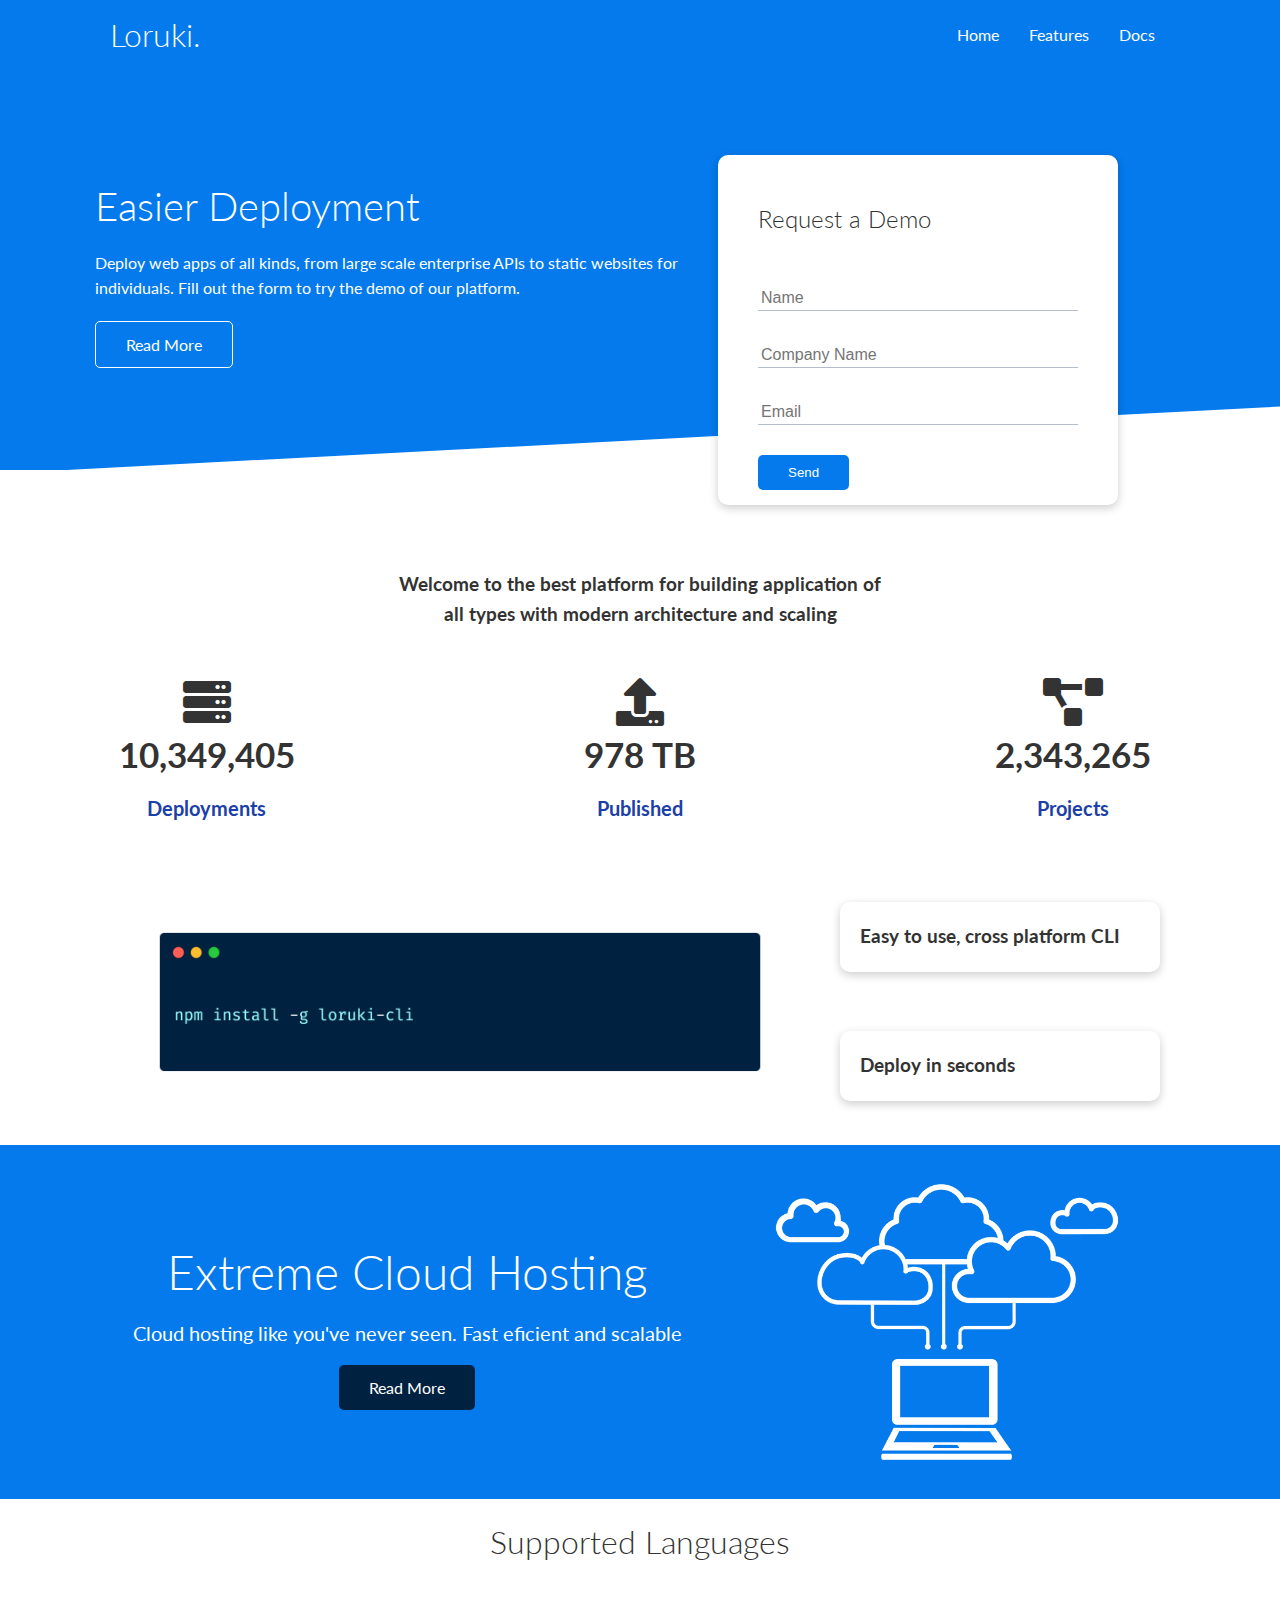
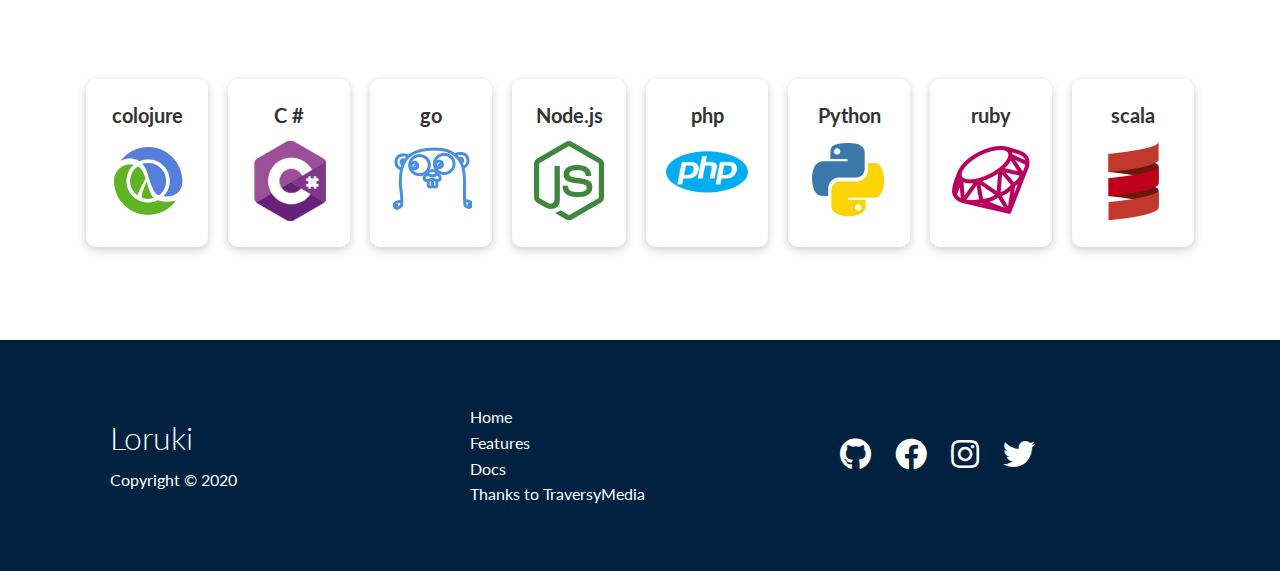
<file: index.html>
<!DOCTYPE html>
<html lang="en">
<head>
    <meta charset="UTF-8">
    <meta http-equiv="X-UA-Compatible" content="IE=edge">
    <link rel="stylesheet" href="https://cdnjs.cloudflare.com/ajax/libs/font-awesome/5.15.4/css/all.min.css" integrity="sha512-1ycn6IcaQQ40/MKBW2W4Rhis/DbILU74C1vSrLJxCq57o941Ym01SwNsOMqvEBFlcgUa6xLiPY/NS5R+E6ztJQ==" crossorigin="anonymous" referrerpolicy="no-referrer" />
    <meta name="viewport" content="width=device-width, initial-scale=1.0">
    <link rel="stylesheet" href="css/utilities.css">
    <link rel="stylesheet" href="css/style.css">
    <title>Loruki | cloud hosting for everyone</title>
</head>
<body>
    <!--Navbar-->
    <div class="navbar">
        <div class="container flex">
            <h1 class="logo">Loruki.</h1>
            <nav>
                <ul>
                    <li><a href="index.html">Home</a></li>
                    <li><a href="features.html">Features</a></li>
                    <li><a href="docs.html">Docs</a></li>
                </ul>
            </nav>

        </div>
    </div>
    <!--Showcase -->
    <section class="showcase">
        <div class="container grid">
            <div class="showcase-text">
                <h1>Easier Deployment</h1>
                <p>Deploy web apps of all kinds, from
                    large scale enterprise APIs to static
                    websites for individuals. Fill out the
                    form to try the demo of our platform.</p>
                    <a href="features.html" class="btn btn-outline">Read More</a>
            </div>
            <div class="showcase-form card">
                <h2>Request a Demo</h2>
                <form name="contact" method="POST" netlify-honeypot="bot-field" data-netlify="true">
                    <input type="hidden" name="form-name" value="contact">
                    <p class="hidden">
                        <label>Don’t fill this out if you’re human: <input name="bot-field" /></label>
                      </p>
                    <div class="form-control">
                        <input type="text" name="name" placeholder="Name" required>
                    </div>
                    <div class="form-control">
                        <input type="text" name="company" placeholder="Company Name" required>
                    </div>
                    <div class="form-control">
                        <input type="email" name="email" placeholder="Email" required>
                    </div>
                    <input type="submit" value="Send" class="btn btn-primary">
                </form>
            </div>

        </div>
    </section>

    <!--Stats-->
    <section class="stats">
        <div class="content">
            <h3 class="stats-heading text-center my-1">
                Welcome to the best platform for building application of all types with modern architecture and scaling
            </h3>

            <div class="grid grid-3 text-center my-4">
                <div>
                    <i class="fas fa-server fa-3x"></i>
                    <h3>10,349,405</h3>
                    <p class="text-secondary">Deployments</p>
                </div>
                <div> <i class="fas fa-upload fa-3x"></i>
                    <h3>978 TB</h3>
                    <p class="text-secondary">Published</p>
                </div>
                <div> <i class="fas fa-project-diagram fa-3x"></i>
                    <h3>2,343,265</h3>
                    <p class="text-secondary">Projects</p>
                </div>
            </div>
        </div>
    </section>
    <!-- Cli --> 
    <section class="cli">
        <div class="container grid">
            <img src="images/cli.png" alt="">
            <div class="card">
                <h3>Easy to use, cross platform CLI</h3>
            </div>
            <div class="card">
                <h3>Deploy in seconds</h3>
            </div>
        </div>
    </section>
    <!--Cloud-->
    <section class="cloud bg-primary my-2 py-2">
        <div class="container grid">
            <div class="text-center">
                <h2 class="lg">Extreme Cloud Hosting</h2>
                <p class="lead my-1">Cloud hosting like you've never seen. Fast eficient and scalable </p>
                <a href="features.html" class="btn btn-dark">Read More</a>
            </div>
            <img src="images/cloud.png" alt="">
        </div>
    </section>

    <!--Languages -->
    <section class="languages">
        <h2 class="md text-center my-2">
            Supported Languages
        </h2>
        <div class="container flex">
            <div class="card">
                <h4>colojure</h4>
                <img src="images/logos/clojure.png" alt="">
            </div>
            <div class="card">
                <h4>C #</h4>
                <img src="images/logos/csharp.png" alt="">
            </div>
            <div class="card">
                <h4>go</h4>
                <img src="images/logos/go.png" alt="">
            </div>
            <div class="card">
                <h4>Node.js</h4>
                <img src="images/logos/node.png" alt="">
            </div>
            <div class="card">
                <h4>php</h4>
                <img src="images/logos/php.png" alt="">
            </div>
            <div class="card">
                <h4>Python</h4>
                <img src="images/logos/python.png" alt="">
            </div>
            <div class="card">
                <h4>ruby</h4>
                <img src="images/logos/ruby.png" alt="">
            </div>
            <div class="card">
                <h4>scala</h4>
                <img src="images/logos/scala.png" alt="">
            </div>
        </div>
    </section>

   <!-- Footer -->
   <footer class="footer bg-dark py-5">
   <div class="container grid grid-3">
       <div>
           <h1>Loruki</h1>
           <p>Copyright &copy; 2020</p>
       </div>
       <nav>
           <ul>
               <li><a href="index.html">Home</a></li>
               <li><a href="features.html">Features</a></li>
               <li><a href="docs.html">Docs</a></li>
               <li><a href="https://www.youtube.com/watch?v=p0bGHP-PXD4&ab_channel=TraversyMedia"> Thanks to TraversyMedia</a></li>
           </ul>
       </nav>
       <div class="social">
           <a href="#"><i class="fab fa-github fa-2x"></i></a>
           <a href="#"><i class="fab fa-facebook fa-2x"></i></a>
           <a href="#"><i class="fab fa-instagram fa-2x"></i></a>
           <a href="#"><i class="fab fa-twitter fa-2x"></i></a>
           
       </div>

   </div>
</footer> 
</body>
</html>
</file>
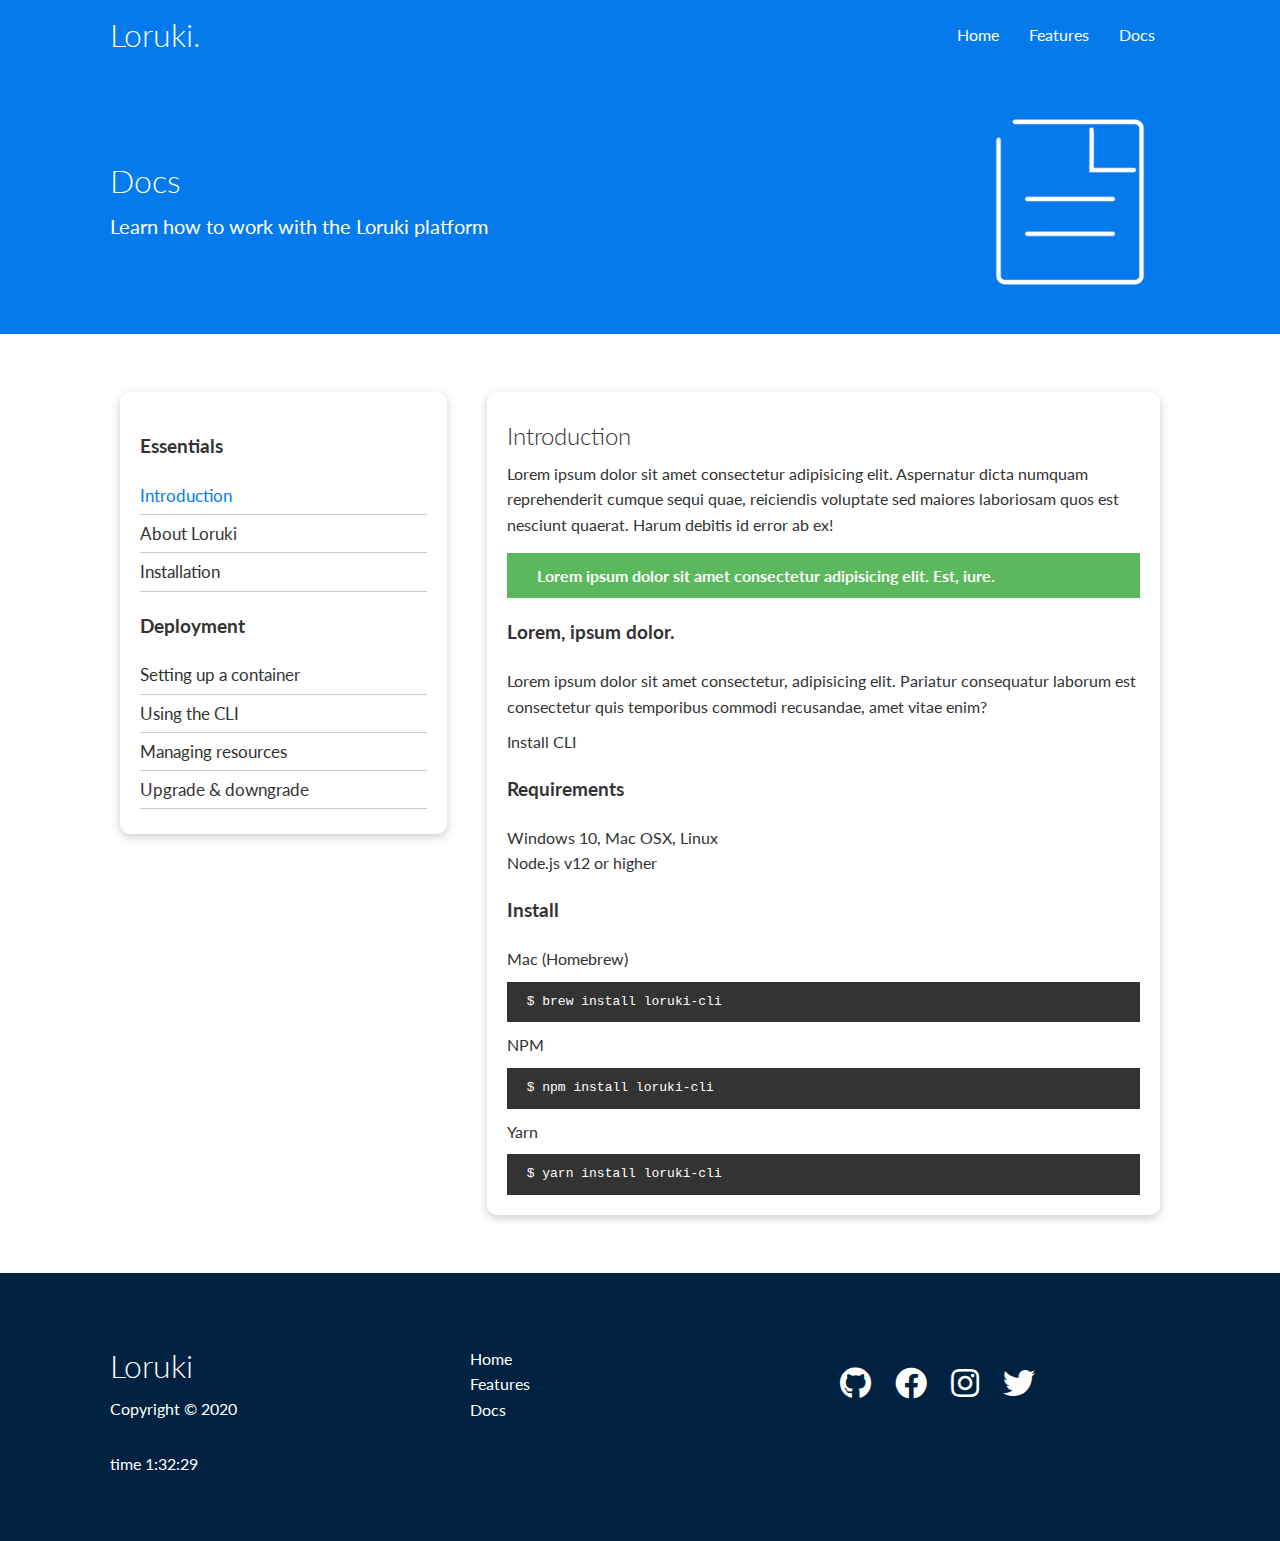
<file: docs.html>
<!DOCTYPE html>
<html lang="en">
<head>
    <meta charset="UTF-8">
    <meta http-equiv="X-UA-Compatible" content="IE=edge">
    <link rel="stylesheet" href="https://cdnjs.cloudflare.com/ajax/libs/font-awesome/5.15.4/css/all.min.css" integrity="sha512-1ycn6IcaQQ40/MKBW2W4Rhis/DbILU74C1vSrLJxCq57o941Ym01SwNsOMqvEBFlcgUa6xLiPY/NS5R+E6ztJQ==" crossorigin="anonymous" referrerpolicy="no-referrer" />
    <meta name="viewport" content="width=device-width, initial-scale=1.0">
    <link rel="stylesheet" href="css/utilities.css">
    <link rel="stylesheet" href="css/style.css">
    <title>Loruki | cloud hosting for everyone</title>
</head>
<body>
    <!--Navbar-->
    <div class="navbar">
        <div class="container flex">
            <h1 class="logo">Loruki.</h1>
            <nav>
                <ul>
                    <li><a href="index.html">Home</a></li>
                    <li><a href="features.html">Features</a></li>
                    <li><a href="docs.html">Docs</a></li>
                </ul>
            </nav>

        </div>
    </div>
   <!--head area -->
   <section class="docs-head bg-primary py-3">
       <div class="container grid">
           <div>
               <h1 class="lx">Docs</h1>
               <p class="lead">
                   Learn how to work with the Loruki platform 
               </p>
           </div>
        <img src="images/docs.png" alt="">
       </div>
   </section>

   <!-- Docs  Main -->
   <section class="docs-main my-4">
       <div class="container grid">
           <div class="card bg-light-p3">
               <h3 class="my-2">Essentials</h3>
               <nav>
                   <ul>
                       <li><a class="text-primary" href="#">Introduction</a></li>
                       <li><a href="#">About Loruki</a></li>
                       <li><a href="#">Installation</a></li>
                   </ul>
               </nav>
               <h3 class="my-2">Deployment</h3>
               <nav>
                   <ul>
                       <li><a href="#">Setting up a container</a></li>
                       <li><a href="#">Using the CLI</a></li>
                       <li><a href="#">Managing resources</a></li>
                       <li><a href="#">Upgrade & downgrade</a></li>
                   </ul>
               </nav>
           </div>
           <div class="card">
               <h2>Introduction</h2>
               <p>Lorem ipsum dolor sit amet consectetur adipisicing elit. Aspernatur dicta numquam reprehenderit cumque sequi quae, reiciendis voluptate sed maiores laboriosam quos est nesciunt quaerat. Harum debitis id error ab ex!
               </p>
               <div class="alert alert-success">
                   <i class="fas-fa-info"></i>Lorem ipsum dolor sit amet consectetur adipisicing elit. Est, iure.
               </div>
               <h3>Lorem, ipsum dolor.</h3>
               <p>Lorem ipsum dolor sit amet consectetur, adipisicing elit. Pariatur consequatur laborum est consectetur quis temporibus commodi recusandae, amet vitae enim?</p>
               <a href="#" class="btn-btm-primary">Install CLI</a>

               <h3>Requirements</h3>
               <ul>
                   <li>Windows 10, Mac OSX, Linux</li>
                   <li>Node.js v12 or higher</li>
               </ul>
               <h3>Install</h3>
               <p>Mac (Homebrew)</p>
               <pre><code>$ brew install loruki-cli</code></pre>
               <p>NPM</p>
               <pre><code>$ npm install loruki-cli</code></pre>
               <p>Yarn</p>
               <pre><code>$ yarn install loruki-cli</code></pre>    
           </div>
       </div>
   </section>
 

  

   <!-- Footer -->
   <footer class="footer bg-dark py-5">
   <div class="container grid grid-3">
       <div>
           <h1>Loruki</h1>
           <p>Copyright &copy; 2020</p>
       </div>
       <nav>
           <ul>
               <li><a href="index.html">Home</a></li>
               <li><a href="features.html">Features</a></li>
               <li><a href="docs.html">Docs</a></li>
           </ul>
       </nav>
       <div class="social">
           <a href="#"><i class="fab fa-github fa-2x"></i></a>
           <a href="#"><i class="fab fa-facebook fa-2x"></i></a>
           <a href="#"><i class="fab fa-instagram fa-2x"></i></a>
           <a href="#"><i class="fab fa-twitter fa-2x"></i></a>
       </div>
time 1:32:29
   </div>
</footer> 

</body>
</html>
</file>
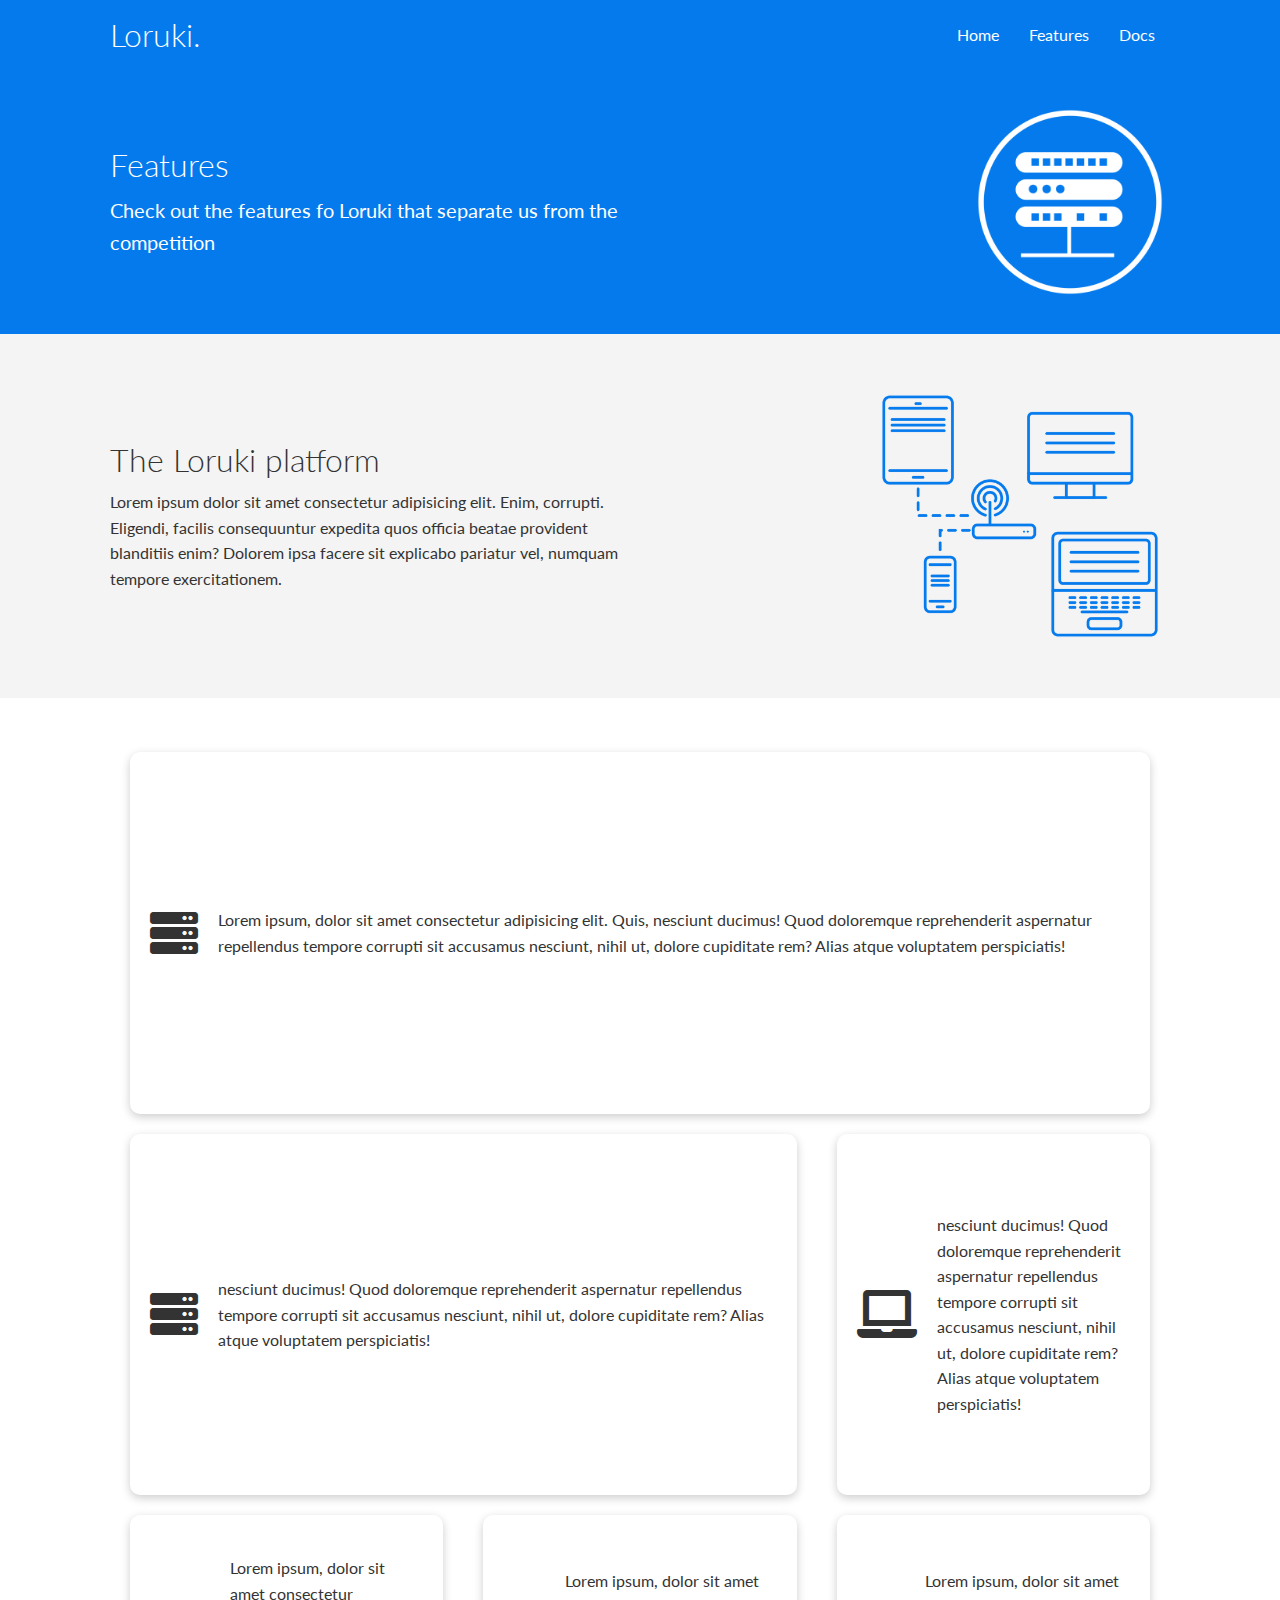
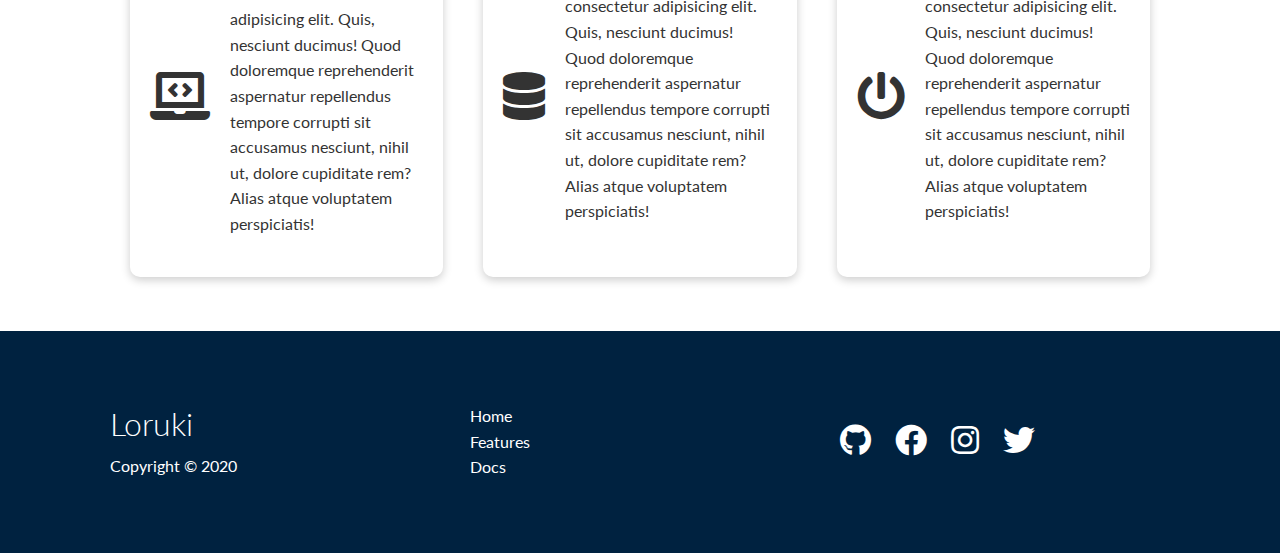
<file: features.html>
<!DOCTYPE html>
<html lang="en">
<head>
    <meta charset="UTF-8">
    <meta http-equiv="X-UA-Compatible" content="IE=edge">
    <link rel="stylesheet" href="https://cdnjs.cloudflare.com/ajax/libs/font-awesome/5.15.4/css/all.min.css" integrity="sha512-1ycn6IcaQQ40/MKBW2W4Rhis/DbILU74C1vSrLJxCq57o941Ym01SwNsOMqvEBFlcgUa6xLiPY/NS5R+E6ztJQ==" crossorigin="anonymous" referrerpolicy="no-referrer" />
    <meta name="viewport" content="width=device-width, initial-scale=1.0">
    <link rel="stylesheet" href="css/utilities.css">
    <link rel="stylesheet" href="css/style.css">
    <title>Loruki | cloud hosting for everyone</title>
</head>
<body>
    <!--Narbar-->
    <div class="navbar">
        <div class="container flex">
            <h1 class="logo">Loruki.</h1>
            <nav>
                <ul>
                    <li><a href="index.html">Home</a></li>
                    <li><a href="features.html">Features</a></li>
                    <li><a href="docs.html">Docs</a></li>
                </ul>
            </nav>

        </div>
    </div>
   <!--head area -->
   <section class="features-head bg-primary py-3">
       <div class="container grid">
           <div>
               <h1 class="lx">Features</h1>
               <p class="lead">
                   Check out the features fo Loruki that separate us from the competition
               </p>
           </div>
        <img src="images/server.png" alt="">
       </div>
   </section>

   <!-- Sub head -->
   <section class="features-sub-head bg-light py-3">
       <div class="container grid">
           <div>
               <h1 class="class md">The Loruki platform</h1>
               <p>
                   Lorem ipsum dolor sit amet consectetur adipisicing elit. Enim, corrupti. Eligendi, facilis consequuntur expedita quos officia beatae provident blanditiis enim? Dolorem ipsa facere sit explicabo pariatur vel, numquam tempore exercitationem.
               </p>
           </div>
           <img src="images/server2.png" alt="">
       </div>
   </section>

   <!--Features sub main-->
   <section class="features-main my-2">
       <div class="container grid grid-3">
           <div class="card flex">
              <i class="fas fa-server fa-3x"></i>
              <p>Lorem ipsum, dolor sit amet consectetur adipisicing elit. Quis, nesciunt ducimus! Quod doloremque reprehenderit aspernatur repellendus tempore corrupti sit accusamus nesciunt, nihil ut, dolore cupiditate rem? Alias atque voluptatem perspiciatis!
              </p> 
           </div>
           <div class="card flex">
            <i class="fas fa-server fa-3x"></i>
            <p> nesciunt ducimus! Quod doloremque reprehenderit aspernatur repellendus tempore corrupti sit accusamus nesciunt, nihil ut, dolore cupiditate rem? Alias atque voluptatem perspiciatis!
            </p> 
         </div>
         <div class="card flex">
            <i class="fas fa-laptop fa-3x"></i>
            <p> nesciunt ducimus! Quod doloremque reprehenderit aspernatur repellendus tempore corrupti sit accusamus nesciunt, nihil ut, dolore cupiditate rem? Alias atque voluptatem perspiciatis!
            </p> 
         </div>
         <div class="card flex">
            <i class="fas fa-laptop-code fa-3x"></i>
            <p>Lorem ipsum, dolor sit amet consectetur adipisicing elit. Quis, nesciunt ducimus! Quod doloremque reprehenderit aspernatur repellendus tempore corrupti sit accusamus nesciunt, nihil ut, dolore cupiditate rem? Alias atque voluptatem perspiciatis!
            </p> 
         </div>
         <div class="card flex">
            <i class="fas fa-database fa-3x"></i>
            <p>Lorem ipsum, dolor sit amet consectetur adipisicing elit. Quis, nesciunt ducimus! Quod doloremque reprehenderit aspernatur repellendus tempore corrupti sit accusamus nesciunt, nihil ut, dolore cupiditate rem? Alias atque voluptatem perspiciatis!
            </p> 
         </div>
         <div class="card flex">
            <i class="fas fa-power-off fa-3x"></i>
            <p>Lorem ipsum, dolor sit amet consectetur adipisicing elit. Quis, nesciunt ducimus! Quod doloremque reprehenderit aspernatur repellendus tempore corrupti sit accusamus nesciunt, nihil ut, dolore cupiditate rem? Alias atque voluptatem perspiciatis!
            </p> 
         </div>
       </div>

   </section>

   <!-- Footer -->
   <footer class="footer bg-dark py-5">
   <div class="container grid grid-3">
       <div>
           <h1>Loruki</h1>
           <p>Copyright &copy; 2020</p>
       </div>
       <nav>
           <ul>
               <li><a href="index.html">Home</a></li>
               <li><a href="features.html">Features</a></li>
               <li><a href="docs.html">Docs</a></li>
           </ul>
       </nav>
       <div class="social">
           <a href="#"><i class="fab fa-github fa-2x"></i></a>
           <a href="#"><i class="fab fa-facebook fa-2x"></i></a>
           <a href="#"><i class="fab fa-instagram fa-2x"></i></a>
           <a href="#"><i class="fab fa-twitter fa-2x"></i></a>
       </div>

   </div>
</footer> 

</body>
</html>
</file>
<file: css/utilities.css>
.container {
    max-width: 1100px;
    margin: 0 auto;
    overflow: auto;
    padding: 0 20px;
}
 
.card {
    background-color: #fff;
    color:#333;
    border-radius: 10px;
    box-shadow: 0 3px 10px rgba(0, 0, 0, 0.2);
    padding: 20px;
    margin: 10px;
}
 
.btn {
    display: inline-block;
    padding: 10px 30px;
    cursor: pointer;
    background: var(--primary-color);
    color: #fff;
    border: none;
    border-radius: 5px;
}
 
  .btn-outline {
    background-color: transparent;
    border: 1px #fff solid;
  }
 
  .btn:hover {
    transform: scale(0.98);
  }

  /* Backgrounds & coloured buttons */
  .bg-primary, .btn-primary {
      background-color: var(--primary-color);
      color: #fff;
  }

  .bg-secondary, .btn-secondary {
    background-color: var(--secondary-color);
    color: #fff;
}
.bg-dark, .btn-dark {
    background-color: var(--dark-color);
    color: #fff;
}
.bg-light, .btn-light {
    background-color: var(--light-color);
    color: #333;
}

.bg-primary a,
.btn-primary a,
.bg-secondary a,
.btn-secondary a,
.bg-dark a,
.btn-dark a,
.bg-light a,
.btn-light a{
    color:#fff;
}

/* Text colors */
.text-primary {
    color: var(--primary-color);
    
}

.text-secondary {
  color: var(--secondary-color);
  
}
.text-dark {
  color: var(--dark-color);
  ;
}
.text-light {
  color: var(--light-color);
  
}

/* Text sizes */
.lead {
    font-size: 20px;
}

.sm {
    font-size: 1rem;
}

.md {
    font-size: 2rem;
} 

.lg {
    font-size: 3rem;
}

.xl {
    font-size: 4rem;
}

  .text-center {
     text-align: center;
  }

  /* Alert */
  .alert {
      background-color: var(--light-color);
      padding: 10px 20px;
      font-weight: bold;
      margin: 15px 0;
      }

.alert i {
    margin-right: 10px;
}

.alert-success {
    background-color: var(--success-color);
    color: #fff;
}

.alert-error {
    background-color: var(--error-color);
    color: #fff;
}


  
  .flex {
    display: flex;
    justify-content: center;
    align-items: center;
    height: 100%;
  }
 
  .grid {
    display: grid;
    grid-template-columns: repeat(2,1fr);
    gap: 20px;
    justify-content: center;
    align-items: center;
    height: 100%;
  }
  .grid-3 {
    grid-template-columns: repeat(3,1fr);
  }

  /* Margin */

    .my-1 {
        margin: 1rem 0;
    }
    .my-2 {
        margin: 1.5rem 0;
    }
    .my-3 {
        margin: 2rem 0;
    }
    .my-4 {
        margin: 3rem 0;
    }
    .my-5 {
        margin: 4rem 0;
    }
    .m-1 {
        margin: 1rem;
    }
    .m-2 {
        margin: 1.5rem;
    }
    .m-3 {
        margin: 2rem;
    }
    .m-4 {
        margin: 3rem;
    }
    .m-5 {
        margin: 4rem;
    }

/* Padding */

    .py-1 {
        padding: 1rem 0;
    }
    .py-2 {
        padding: 1.5rem 0;
    }
    .py-3 {
        padding: 2rem 0;
    }
    .py-4 {
        padding: 3rem 0;
    }
    .py-5 {
        padding: 4rem 0;
    }
    .p-1 {
        padding: 1rem;
    }
    .p-2 {
        padding: 1.5rem;
    }
    .p-3 {
        padding: 2rem;
    }
    .p-4 {
        padding: 3rem;
    }
    .p-5 {
        padding: 4rem;
    }
</file>
<file: css/style.css>
@import url('https://fonts.googleapis.com/css2?family=Lato:wght@300&display=swap');

:root {
  --primary-color: #047aed;
  --secondary-color: #1c3fa8;
  --dark-color: #002240;
  --light-color: #f4f4f4;
  --success-color: #5cb85c;
  --error-color: #d9534f;

}

* {
  box-sizing: border-box;
  padding: 0;
  margin: 0;
}

body {
  font-family: 'Lato', sans-serif;
  color: #333;
  line-height:1.6;
}

ul{
  list-style-type: none;
}

a{
  text-decoration: none;
  color: #333;
}

 h1, h2 {
    font-weight: 300;
    line-height: 1.2;
    margin: 10px 0;
 }

 p {
  margin: 10px 0;
 }

 img {
   width: 100%;
 }

 code, pre {
   background: #333;
   color: #fff;
   padding: 10px;
 }

.hidden {
  visibility: hidden;
  height: 0;
}

/* Navbar */
 .navbar {
   background-color: var(--primary-color);
   color: #fff;
   height: 70px;
 }

 .navbar ul {
   display: flex;
 }

 .navbar a {
   color: #fff;
   padding: 10px;
   margin: 0 5px;
 }

 .navbar a:hover {
   border-bottom: 2px #fff solid;
 }

 .navbar .flex {
   justify-content: space-between;
 }

/* Showcase */
.showcase {
  height: 400px;
  background-color: var(--primary-color);
  color: #fff;
  position: relative;
}

.showcase h1 {
  font-size: 40px;
}

.showcase p {
  margin: 20px 0;
}

.showcase .grid {
  overflow: visible;
  grid-template-columns: 55% 45%;
  gap: 30px;
}

.showcase-text {
  animation: slideInFromLeft 1s ease-in;
}


.showcase-form {
  position: relative;
  top: 60px;
  height: 350px;
  width: 400px;
  padding: 40px;
  z-index: 100;
  animation: slideInFromRight 1s ease-in;
}

.showcase-form .form-control {
  margin: 30px 0;
}

.showcase-form input[type='text'], 
.showcase-form input[type='email'] {
  border: 0;
  border-bottom: 1px solid #b4becb;
  width: 100%;
  padding: 3px;
  font-size: 16px;
}

.showcase-form input:focus {
  outline: none;
}

.showcase::before,showcase::after {
  content: '';
  position: absolute;
  height: 100px;
  bottom: -70px;
  right: 0;
  left: 0;
  background: #fff;
  transform: skewY(-3deg);
  -webkit-transform: skewY(-3deg);
  -moz-transform: skewY(-3deg);
  -ms-transform: skewY(-3deg);
}

/* Stats */
.stats {
  padding-top: 100px;
  animation: slideInFromBottom 1s ease-in;
}

.stats-heading {
  max-width: 500px;
  margin: auto;
}

.stats .grid h3 {
  font-size: 35px; 
}

.stats .grid p {
  font-size: 20px;
  font-weight: bold;
}


/* Cli */
.cli .grid {
  grid-template-columns: repeat(3, 1fr);
  grid-template-rows: repeat(2, 1fr);
}

.cli .grid > *:first-child {
  grid-column: 1 / span 2;
  grid-row: 1 / span 2;
}

/* Cloud */
.cloud .grid {
  grid-template-columns: 4fr 3fr;
}
/* Languages */ 
section.languages .flex {
  overflow: hidden;
  max-width: 1200px;
  min-height: 355px;
}

.languages .card{
  text-align: center;
  margin: 18px 10px, 40px;
  transition: transform 0.2s ease-in;
  max-width: 122px;
  min-height: 168px;
}

.languages .card h4 {
  font-size: 20px;
  margin-bottom: 10px;
}

.languages .card:hover {
  transform: translateY(15px);
}

/* Features */
.features-head img, .docs-head img {
  width:200px;
  justify-self: flex-end;
}

.features-sub-head img {
  width: 300px;
  justify-self: flex-end;
}

.features-main .card > i {
  margin-right: 20px;
}

.features-main .grid {
  padding: 30px;
}

/* Features sub main */

.features-main .grid {
  grid-template-columns: repeat(3, 1fr);
  grid-template-rows: repeat(3, 1fr);
}

.features-main .grid > *:first-child {
  grid-column: 1 / span 3;
}

.features-main .grid > :nth-child(2) {
  grid-column: 1 / span 2;
}
.features-main .grid > :nth-child(3) {
  grid-column: 3 / span 1;
  grid-row: 2;
}

/* Docs */
.docs-main h3 {
  margin: 20px 0;
}

.docs-main .grid {
  grid-template-columns: 1fr 2fr;
  align-items: flex-start;
}

.docs-main nav li {
  font-size: 17px;
  padding-bottom: 5px;
  margin-bottom: 5px;
  border-bottom: 1px #ccc solid;
}

.docs-main a:hover {
  font-weight: bold;
}



/* footer */
.footer .social a {
  margin: 0 10px;
}

/* Animations */ 
@keyframes slideInFromLeft {
  0% {
    transform: translateX(-100%);
  }
  100% {
    transform: translateX(0);
  }
}

@keyframes slideInFromRight {
  0% {
    transform: translateX(100%);
  }
  100% {
    transform: translateX(0);
  }
}
@keyframes slideInFromTop{
  0% {
    transform: translateY(-100%);
  }
  100% {
    transform: translateX(0);
  }
}
@keyframes slideInFromBottom {
  0% {
    transform: translateY(100%);
  }
  100% {
    transform: translateX(0);
  }
}


/* Tablets and under  try body display: none; d*/
@media (max-width: 768px) {
  .grid,
  .showcase .grid,
  .stats .grid,
  .cli .grid,
  .cloud .grid, 
  .features-main .grid,
  .docs-main .grid {
    grid-template-columns: 1fr;
    grid-template-rows: 1fr;
  }

  .showcase {
    height: auto;
  }

  .showcase-text {
    text-align: center;
    margin-top: 40px;
    animation: slideInFromTop 1s ease-in;
  }

  .showcase-form {
    justify-self: center;
    margin: auto;
    animation: slideInFromBottom 1s ease-in;
  }

  .cli .grid > *:first-child {
    grid-column: 1;
    grid-row: 1;
  }
  .features-head, .features-sub-head, .docs-head {
    text-align: center;
  }

  .features-head img, .features-sub-head img, .docs-head img {
    justify-self: center;
  }

.features-main .grid > *:first-child,
.features-main .grid *:nth-child(2),
.features-main .grid *:nth-child(3) {
  grid-column: 1;

}


}

/* mobile */
@media(max-width: 500px) {
  .navbar{
    height: 110;
  }

  .navbar .flex {
    flex-direction: column;
  }

  .navbar ul {
    padding: 10px;
    background-color: rgba(0, 0, 0, 0.1);
  }
}
</file>
